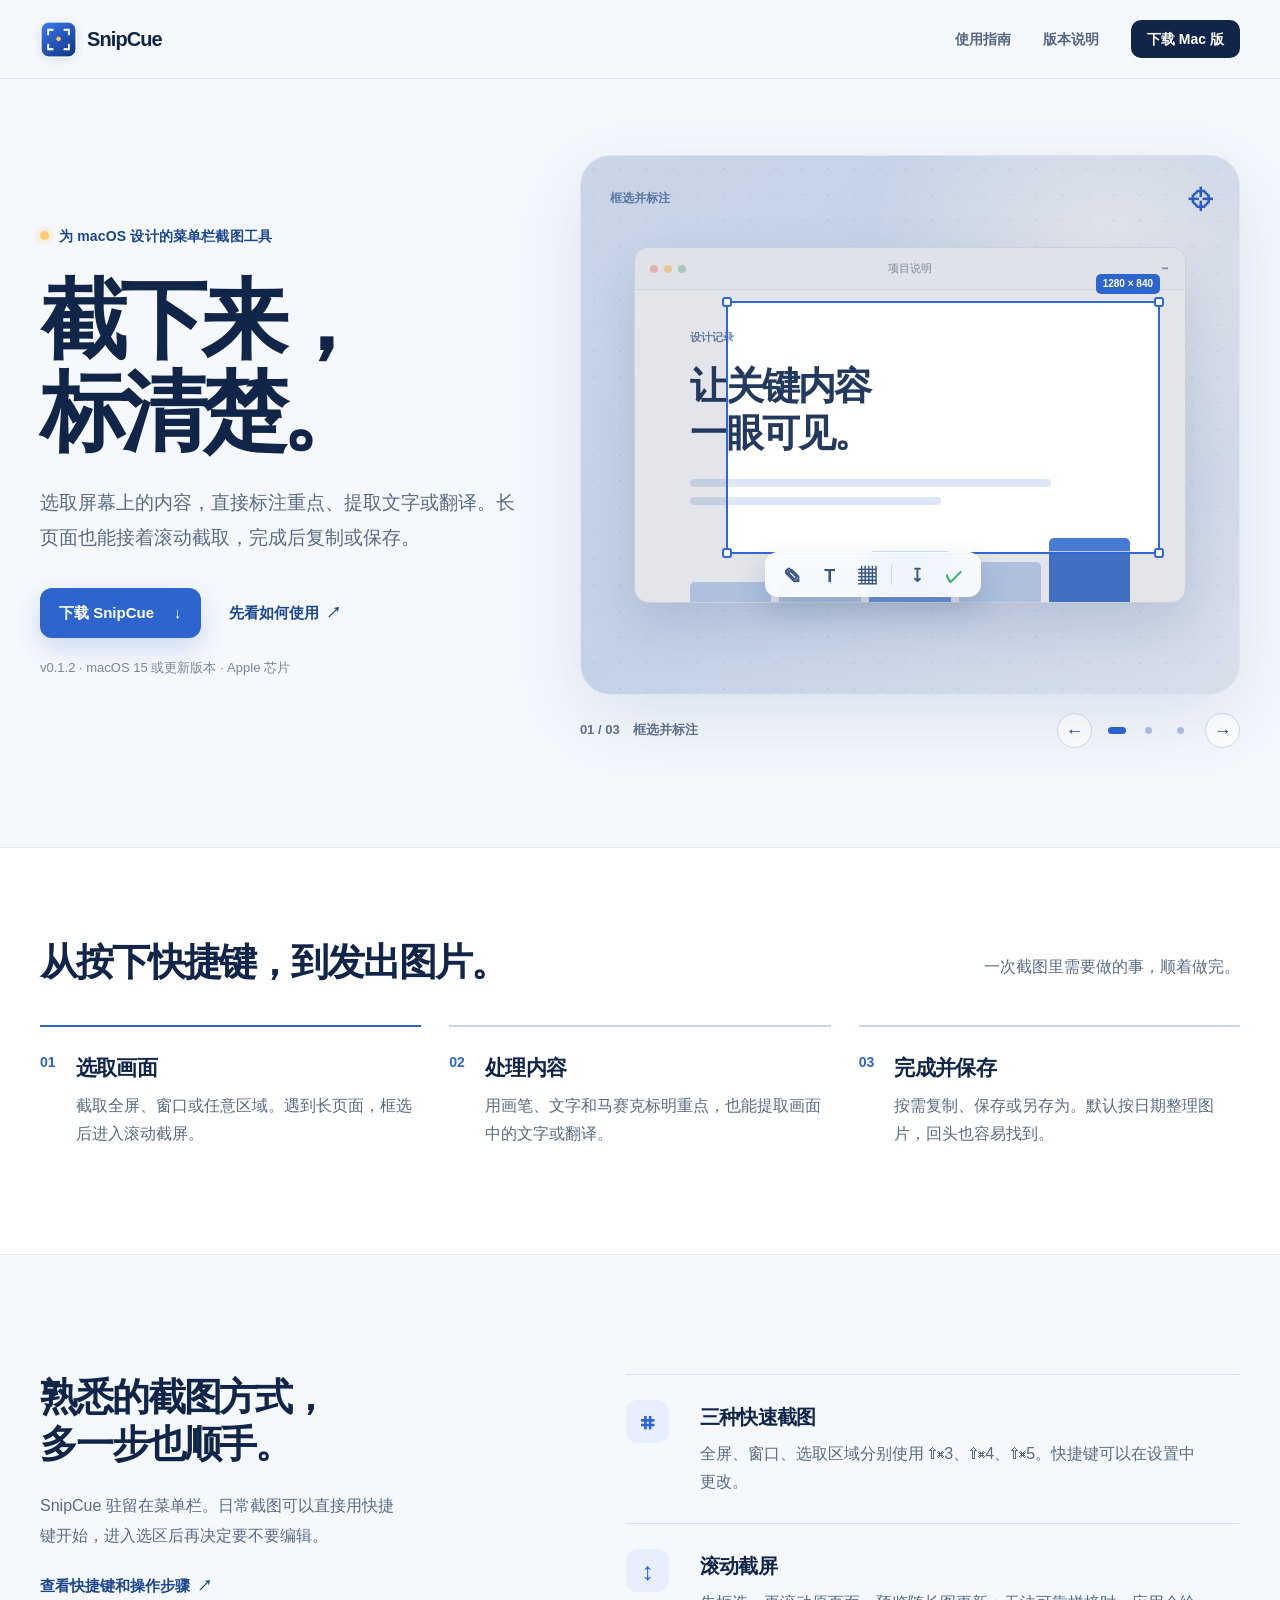
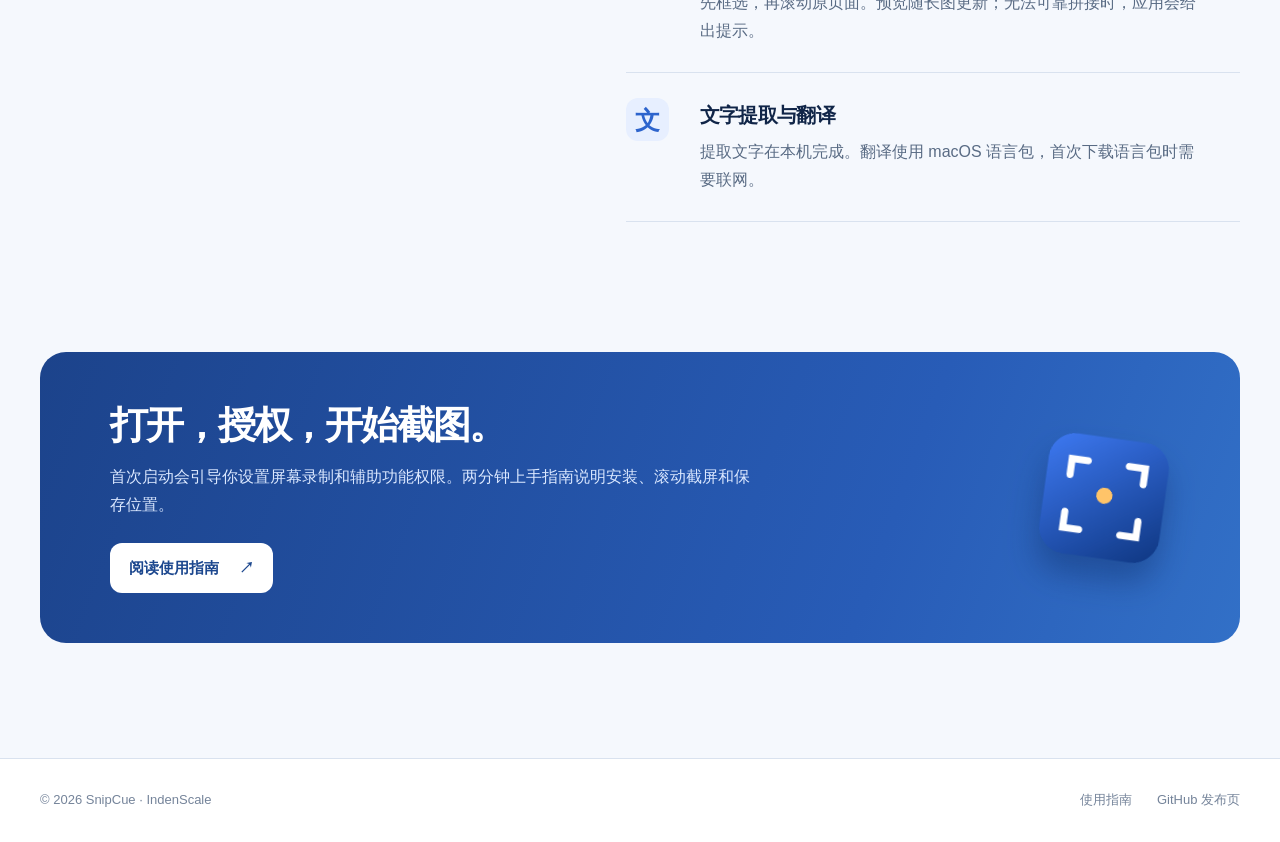
<file: index.html>
<!doctype html>
<html lang="zh-CN">
<head>
  <meta charset="utf-8">
  <meta name="viewport" content="width=device-width, initial-scale=1">
  <meta name="theme-color" content="#f5f8fd">
  <meta name="description" content="SnipCue 是一款 macOS 菜单栏截图工具。截取区域、窗口、全屏和滚动内容，直接标注、提取文字、翻译并保存。">
  <meta property="og:title" content="SnipCue — 截下来，标清楚">
  <meta property="og:description" content="一款顺手的 Mac 截图工具：滚动截屏、标注、文字提取和翻译，都在截图之后接着完成。">
  <meta property="og:type" content="website">
  <meta property="og:image" content="assets/icon.png">
  <link rel="icon" href="assets/icon.png" type="image/png">
  <link rel="stylesheet" href="styles.css">
  <script src="carousel.js" defer></script>
  <title>SnipCue — 截下来，标清楚</title>
</head>
<body>
  <a class="skip-link" href="#main">跳到主要内容</a>
  <header class="site-header">
    <div class="shell nav-inner">
      <a class="brand" href="./" aria-label="SnipCue 首页"><img src="assets/icon.png" alt="" width="37" height="37"><span>SnipCue</span></a>
      <nav aria-label="主导航">
        <a href="guide.html">使用指南</a>
        <a href="https://github.com/IndenScale/SnipCue/releases/tag/v0.1.2">版本说明</a>
        <a class="nav-download" href="https://github.com/IndenScale/SnipCue/releases/download/v0.1.2/SnipCue-0.1.2-macos-arm64.dmg">下载 Mac 版</a>
      </nav>
    </div>
  </header>

  <main id="main">
    <section class="hero shell" aria-labelledby="hero-title">
      <div class="hero-copy">
        <p class="intro-line"><span class="intro-mark" aria-hidden="true"></span> 为 macOS 设计的菜单栏截图工具</p>
        <h1 id="hero-title">截下来，<br>标清楚。</h1>
        <p class="hero-lead">选取屏幕上的内容，直接标注重点、提取文字或翻译。长页面也能接着滚动截取，完成后复制或保存。</p>
        <div class="hero-actions">
          <a class="button button-primary" href="https://github.com/IndenScale/SnipCue/releases/download/v0.1.2/SnipCue-0.1.2-macos-arm64.dmg">下载 SnipCue <span aria-hidden="true">↓</span></a>
          <a class="text-link" href="guide.html">先看如何使用 <span aria-hidden="true">↗</span></a>
        </div>
        <p class="system-note">v0.1.2 · macOS 15 或更新版本 · Apple 芯片</p>
      </div>
      <div class="hero-showcase" aria-label="SnipCue 操作示意轮播" aria-roledescription="轮播图">
        <div class="showcase-stage" id="showcase-stage">
          <div class="hero-visual showcase-slide" role="group" aria-roledescription="幻灯片" aria-label="第 1 张，共 3 张：框选并标注">
            <div class="visual-topline"><span>框选并标注</span><span class="visual-cursor">⌖</span></div>
            <div class="sample-window" aria-hidden="true">
              <div class="sample-titlebar"><span class="window-dots"><i></i><i></i><i></i></span><span>项目说明</span><span class="window-control">⋯</span></div>
              <div class="sample-document">
                <div class="sample-kicker">设计记录</div>
                <div class="sample-heading">让关键内容<br>一眼可见。</div>
                <div class="sample-paragraph"></div><div class="sample-paragraph short"></div>
                <div class="sample-chart"><span></span><span></span><span></span><span></span><span></span></div>
              </div>
            </div>
            <div class="capture-rect" aria-hidden="true"><span class="handle nw"></span><span class="handle ne"></span><span class="handle sw"></span><span class="handle se"></span><span class="capture-size">1280 × 840</span></div>
            <div class="capture-toolbar" aria-hidden="true"><span class="tool-icon">✎</span><span class="tool-icon">T</span><span class="tool-icon">▦</span><span class="tool-divider"></span><span class="tool-icon">↧</span><span class="tool-icon confirm">✓</span></div>
          </div>
          <div class="hero-visual showcase-slide scroll-slide" role="group" aria-roledescription="幻灯片" aria-label="第 2 张，共 3 张：滚动截取长页面" hidden>
            <div class="visual-topline"><span>滚动截取长页面</span><span class="visual-cursor">↕</span></div>
            <div class="sample-window scroll-window" aria-hidden="true">
              <div class="sample-titlebar"><span class="window-dots"><i></i><i></i><i></i></span><span>阅读页面</span><span class="window-control">⋯</span></div>
              <div class="scroll-document">
                <span class="scroll-eyebrow">阅读笔记 · 2026</span>
                <strong>一页内容，<br>完整留下。</strong>
                <span class="scroll-line wide"></span><span class="scroll-line"></span><span class="scroll-line short"></span>
                <span class="scroll-block"></span>
                <span class="scroll-line wide"></span><span class="scroll-line"></span><span class="scroll-line short"></span>
                <span class="scroll-block second"></span>
              </div>
              <div class="scroll-selection"></div>
            </div>
            <div class="scroll-preview" aria-hidden="true"><span class="preview-label">滚动截屏</span><div class="preview-page"><i></i><i></i><i></i><b></b><i></i><i></i><i></i><b></b></div><span class="preview-down">↓</span></div>
          </div>
          <div class="hero-visual showcase-slide text-slide" role="group" aria-roledescription="幻灯片" aria-label="第 3 张，共 3 张：提取文字与翻译" hidden>
            <div class="visual-topline"><span>提取文字与翻译</span><span class="visual-cursor">文</span></div>
            <div class="sample-window text-window" aria-hidden="true">
              <div class="sample-titlebar"><span class="window-dots"><i></i><i></i><i></i></span><span>旅行计划</span><span class="window-control">⋯</span></div>
              <div class="text-document"><span>在截图里找到文字</span><strong>把看到的，<br>变成可用的。</strong><p>旅行不必赶路，沿途的风景也值得停下来。</p><div class="text-highlight">沿途的风景也值得停下来。</div></div>
            </div>
            <div class="text-result" aria-hidden="true"><span class="result-badge">文字提取</span><strong>沿途的风景也值得停下来。</strong><span class="result-divider"></span><span class="result-badge translation">翻译</span><p>The scenery along the way is worth pausing for.</p></div>
          </div>
        </div>
        <div class="showcase-nav" hidden>
          <span class="showcase-caption" aria-live="polite">01 / 03　框选并标注</span>
          <div class="showcase-controls">
            <button class="showcase-arrow" type="button" data-direction="-1" aria-label="上一张" aria-controls="showcase-stage">←</button>
            <div class="showcase-dots" role="group" aria-label="选择展示画面">
              <button type="button" data-slide="0" aria-label="查看框选并标注" aria-current="true" aria-controls="showcase-stage"></button>
              <button type="button" data-slide="1" aria-label="查看滚动截屏" aria-controls="showcase-stage"></button>
              <button type="button" data-slide="2" aria-label="查看文字提取与翻译" aria-controls="showcase-stage"></button>
            </div>
            <button class="showcase-arrow" type="button" data-direction="1" aria-label="下一张" aria-controls="showcase-stage">→</button>
          </div>
        </div>
      </div>
    </section>

    <section class="flow-section" aria-labelledby="flow-title">
      <div class="shell">
        <div class="section-heading"><h2 id="flow-title">从按下快捷键，到发出图片。</h2><p>一次截图里需要做的事，顺着做完。</p></div>
        <div class="flow-grid">
          <article class="flow-step"><span class="step-no">01</span><div><h3>选取画面</h3><p>截取全屏、窗口或任意区域。遇到长页面，框选后进入滚动截屏。</p></div></article>
          <article class="flow-step"><span class="step-no">02</span><div><h3>处理内容</h3><p>用画笔、文字和马赛克标明重点，也能提取画面中的文字或翻译。</p></div></article>
          <article class="flow-step"><span class="step-no">03</span><div><h3>完成并保存</h3><p>按需复制、保存或另存为。默认按日期整理图片，回头也容易找到。</p></div></article>
        </div>
      </div>
    </section>

    <section class="details-section shell" aria-labelledby="details-title">
      <div class="details-intro"><h2 id="details-title">熟悉的截图方式，<br>多一步也顺手。</h2><p>SnipCue 驻留在菜单栏。日常截图可以直接用快捷键开始，进入选区后再决定要不要编辑。</p><a class="text-link" href="guide.html#capture">查看快捷键和操作步骤 <span aria-hidden="true">↗</span></a></div>
      <div class="detail-list">
        <div class="detail-item"><span class="detail-glyph" aria-hidden="true">⌗</span><div><h3>三种快速截图</h3><p>全屏、窗口、选取区域分别使用 ⇧⌘3、⇧⌘4、⇧⌘5。快捷键可以在设置中更改。</p></div></div>
        <div class="detail-item"><span class="detail-glyph" aria-hidden="true">↕</span><div><h3>滚动截屏</h3><p>先框选，再滚动原页面。预览随长图更新；无法可靠拼接时，应用会给出提示。</p></div></div>
        <div class="detail-item"><span class="detail-glyph" aria-hidden="true">文</span><div><h3>文字提取与翻译</h3><p>提取文字在本机完成。翻译使用 macOS 语言包，首次下载语言包时需要联网。</p></div></div>
      </div>
    </section>

    <section class="ready-section shell" aria-labelledby="ready-title">
      <div><h2 id="ready-title">打开，授权，开始截图。</h2><p>首次启动会引导你设置屏幕录制和辅助功能权限。两分钟上手指南说明安装、滚动截屏和保存位置。</p><a class="button button-light" href="guide.html">阅读使用指南 <span aria-hidden="true">↗</span></a></div>
      <div class="ready-icon" aria-hidden="true"><img src="assets/icon.png" alt="" width="132" height="132"></div>
    </section>

  </main>

  <footer class="site-footer"><div class="shell footer-inner"><span>© 2026 SnipCue · IndenScale</span><div><a href="guide.html">使用指南</a><a href="https://github.com/IndenScale/SnipCue/releases">GitHub 发布页</a></div></div></footer>
</body>
</html>
</file>
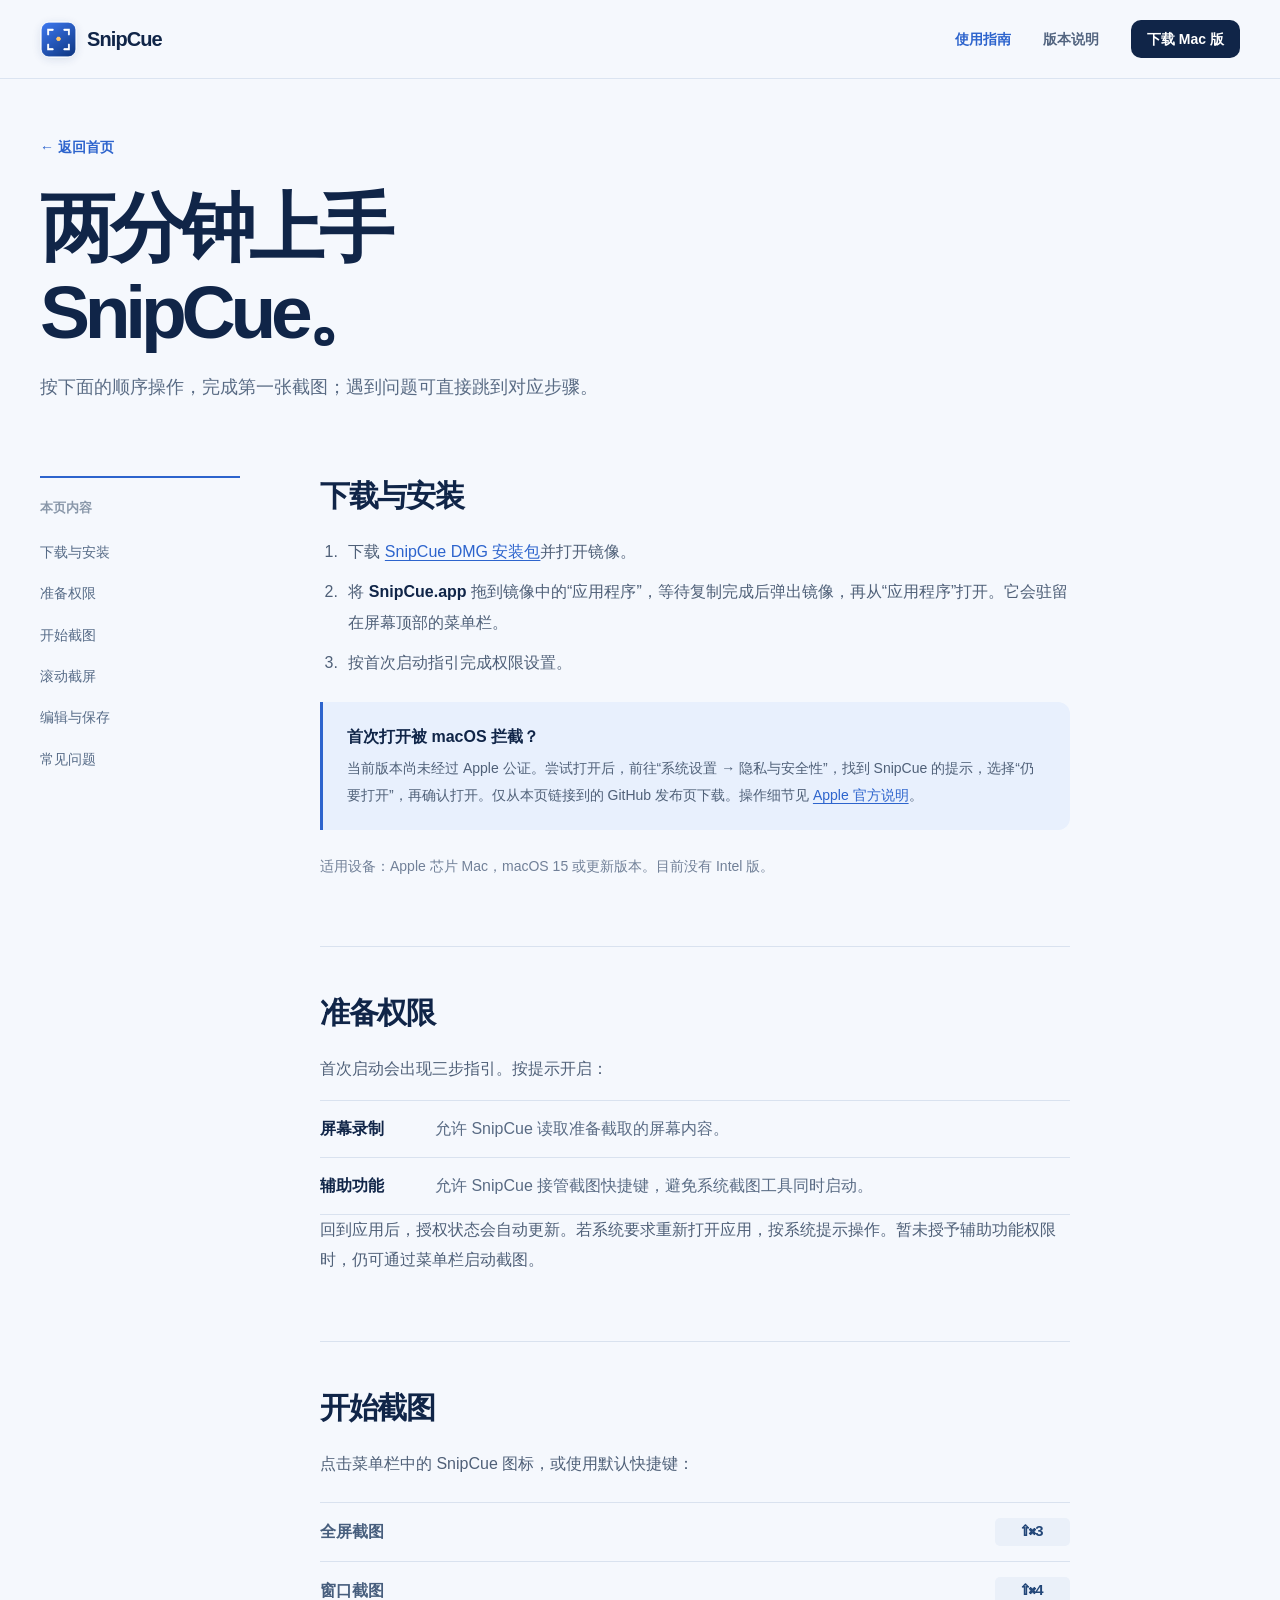
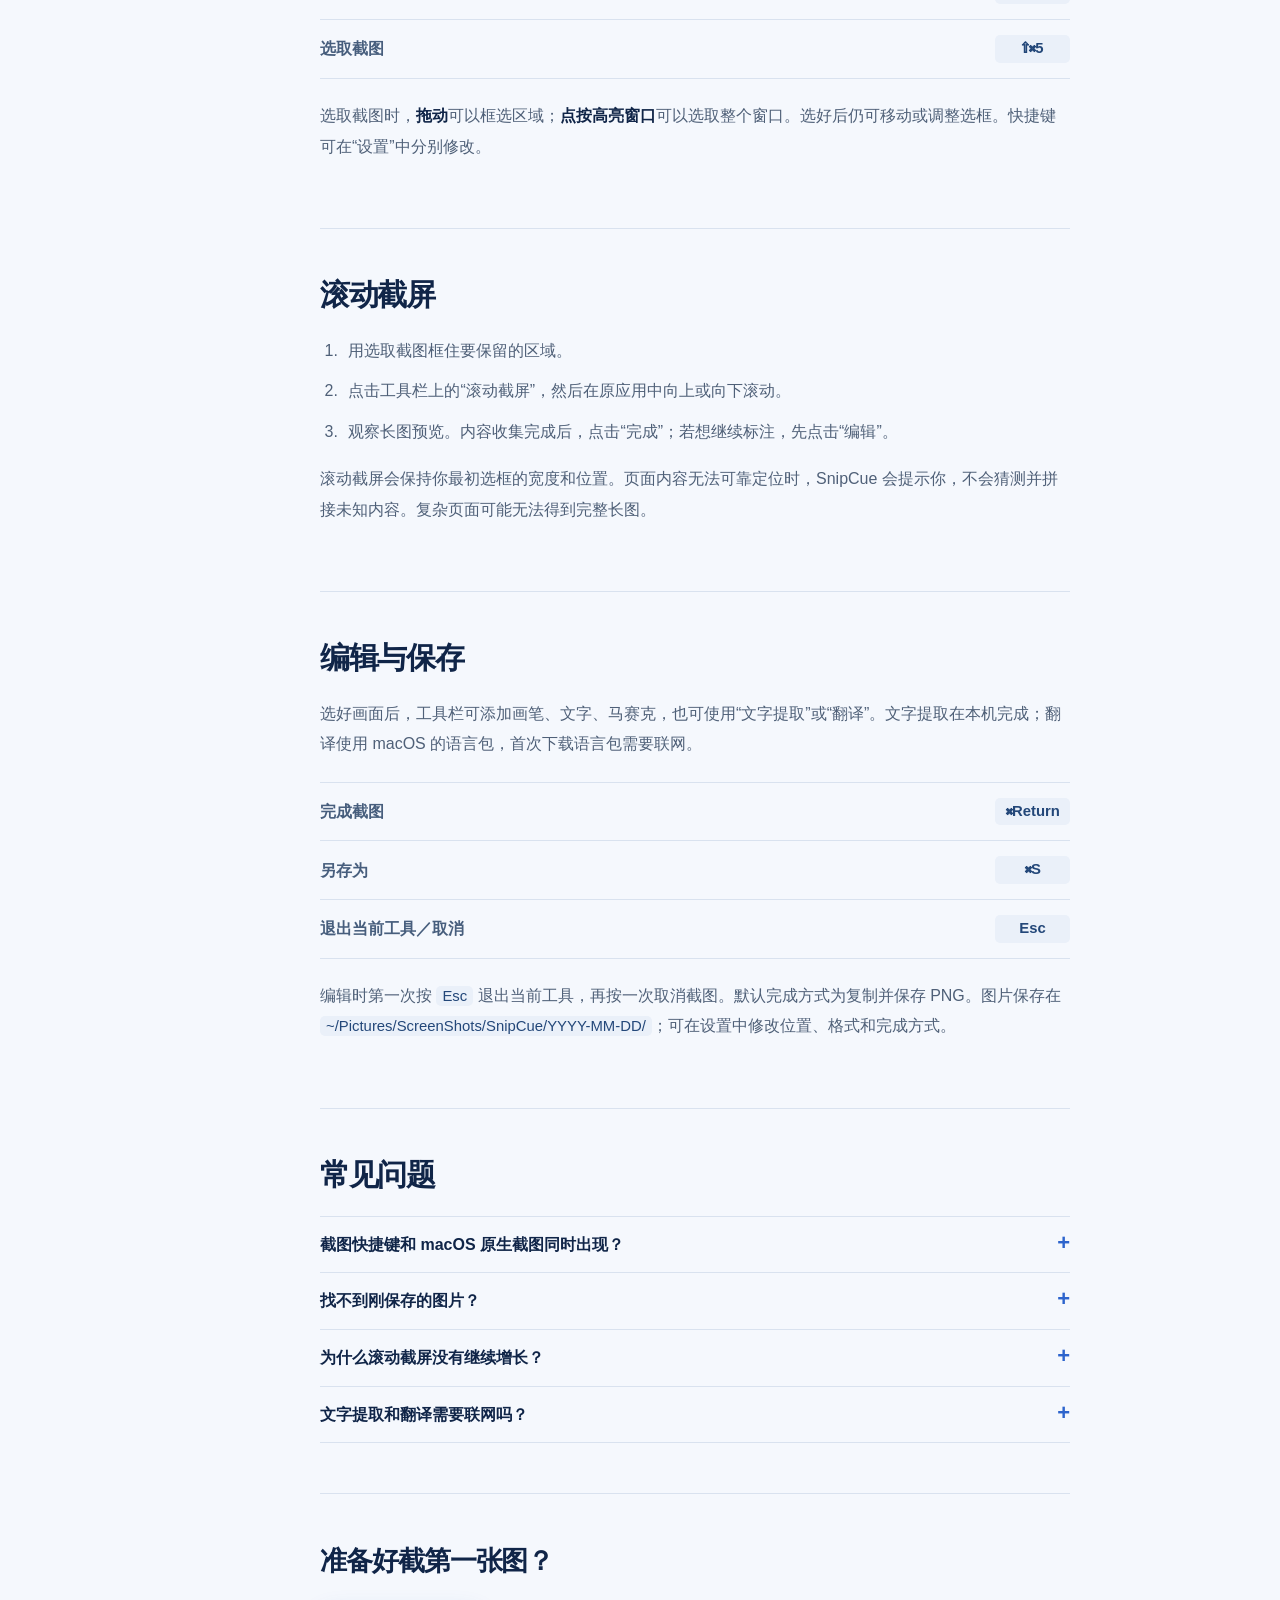
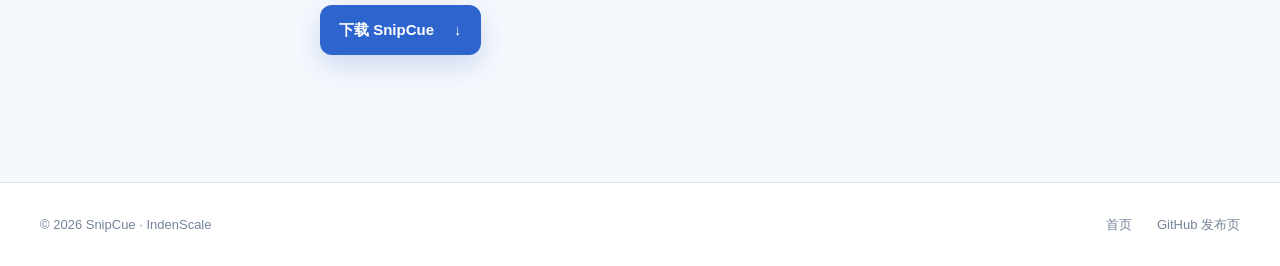
<file: guide.html>
<!doctype html>
<html lang="zh-CN">
<head>
  <meta charset="utf-8">
  <meta name="viewport" content="width=device-width, initial-scale=1">
  <meta name="theme-color" content="#f5f8fd">
  <meta name="description" content="SnipCue 使用指南：安装与授权、三种截图方式、滚动截屏、标注、文字提取、翻译及保存。">
  <link rel="icon" href="assets/icon.png" type="image/png">
  <link rel="stylesheet" href="styles.css">
  <title>使用指南 — SnipCue</title>
</head>
<body class="guide-page">
  <a class="skip-link" href="#main">跳到主要内容</a>
  <header class="site-header"><div class="shell nav-inner"><a class="brand" href="./" aria-label="SnipCue 首页"><img src="assets/icon.png" alt="" width="37" height="37"><span>SnipCue</span></a><nav aria-label="主导航"><a class="current" href="guide.html" aria-current="page">使用指南</a><a href="https://github.com/IndenScale/SnipCue/releases/tag/v0.1.2">版本说明</a><a class="nav-download" href="https://github.com/IndenScale/SnipCue/releases/download/v0.1.2/SnipCue-0.1.2-macos-arm64.dmg">下载 Mac 版</a></nav></div></header>
  <main id="main" class="shell guide-main">
    <div class="guide-heading"><a class="back-link" href="./">← 返回首页</a><h1>两分钟上手<br>SnipCue。</h1><p>按下面的顺序操作，完成第一张截图；遇到问题可直接跳到对应步骤。</p></div>
    <div class="guide-layout">
      <aside class="guide-toc" aria-label="本页目录"><p>本页内容</p><a href="#install">下载与安装</a><a href="#permissions">准备权限</a><a href="#capture">开始截图</a><a href="#scroll">滚动截屏</a><a href="#finish">编辑与保存</a><a href="#questions">常见问题</a></aside>
      <div class="guide-content">
        <section id="install" class="guide-section"><h2>下载与安装</h2><ol><li>下载 <a href="https://github.com/IndenScale/SnipCue/releases/download/v0.1.2/SnipCue-0.1.2-macos-arm64.dmg">SnipCue DMG 安装包</a>并打开镜像。</li><li>将 <strong>SnipCue.app</strong> 拖到镜像中的“应用程序”，等待复制完成后弹出镜像，再从“应用程序”打开。它会驻留在屏幕顶部的菜单栏。</li><li>按首次启动指引完成权限设置。</li></ol><div class="guide-callout"><strong>首次打开被 macOS 拦截？</strong><p>当前版本尚未经过 Apple 公证。尝试打开后，前往“系统设置 → 隐私与安全性”，找到 SnipCue 的提示，选择“仍要打开”，再确认打开。仅从本页链接到的 GitHub 发布页下载。操作细节见 <a href="https://support.apple.com/zh-cn/102445">Apple 官方说明</a>。</p></div><p class="guide-subnote">适用设备：Apple 芯片 Mac，macOS 15 或更新版本。目前没有 Intel 版。</p></section>
        <section id="permissions" class="guide-section"><h2>准备权限</h2><p>首次启动会出现三步指引。按提示开启：</p><div class="permission-row"><strong>屏幕录制</strong><span>允许 SnipCue 读取准备截取的屏幕内容。</span></div><div class="permission-row"><strong>辅助功能</strong><span>允许 SnipCue 接管截图快捷键，避免系统截图工具同时启动。</span></div><p>回到应用后，授权状态会自动更新。若系统要求重新打开应用，按系统提示操作。暂未授予辅助功能权限时，仍可通过菜单栏启动截图。</p></section>
        <section id="capture" class="guide-section"><h2>开始截图</h2><p>点击菜单栏中的 SnipCue 图标，或使用默认快捷键：</p><div class="shortcut-list"><div><span>全屏截图</span><kbd>⇧⌘3</kbd></div><div><span>窗口截图</span><kbd>⇧⌘4</kbd></div><div><span>选取截图</span><kbd>⇧⌘5</kbd></div></div><p>选取截图时，<strong>拖动</strong>可以框选区域；<strong>点按高亮窗口</strong>可以选取整个窗口。选好后仍可移动或调整选框。快捷键可在“设置”中分别修改。</p></section>
        <section id="scroll" class="guide-section"><h2>滚动截屏</h2><ol><li>用选取截图框住要保留的区域。</li><li>点击工具栏上的“滚动截屏”，然后在原应用中向上或向下滚动。</li><li>观察长图预览。内容收集完成后，点击“完成”；若想继续标注，先点击“编辑”。</li></ol><p>滚动截屏会保持你最初选框的宽度和位置。页面内容无法可靠定位时，SnipCue 会提示你，不会猜测并拼接未知内容。复杂页面可能无法得到完整长图。</p></section>
        <section id="finish" class="guide-section"><h2>编辑与保存</h2><p>选好画面后，工具栏可添加画笔、文字、马赛克，也可使用“文字提取”或“翻译”。文字提取在本机完成；翻译使用 macOS 的语言包，首次下载语言包需要联网。</p><div class="shortcut-list"><div><span>完成截图</span><kbd>⌘Return</kbd></div><div><span>另存为</span><kbd>⌘S</kbd></div><div><span>退出当前工具／取消</span><kbd>Esc</kbd></div></div><p>编辑时第一次按 <kbd>Esc</kbd> 退出当前工具，再按一次取消截图。默认完成方式为复制并保存 PNG。图片保存在 <code>~/Pictures/ScreenShots/SnipCue/YYYY-MM-DD/</code>；可在设置中修改位置、格式和完成方式。</p></section>
        <section id="questions" class="guide-section"><h2>常见问题</h2><details><summary>截图快捷键和 macOS 原生截图同时出现？</summary><p>检查 SnipCue 的辅助功能权限是否已启用。授权后回到应用，状态会自动更新；必要时按系统提示重新打开应用。</p></details><details><summary>找不到刚保存的图片？</summary><p>在 SnipCue 设置中打开今日文件夹。默认会按本地日期放进 <code>~/Pictures/ScreenShots/SnipCue/</code> 的子文件夹。也请检查设置中的“完成后”动作是否包含保存。</p></details><details><summary>为什么滚动截屏没有继续增长？</summary><p>可能已回到捕获过的区域，或当前画面缺少可靠的位置线索。请留意屏幕提示，并尝试在内容稳定后继续滚动。</p></details><details><summary>文字提取和翻译需要联网吗？</summary><p>文字提取在本机完成。翻译可使用已下载的 macOS 语言包；首次下载新的语言包需要联网。</p></details></section>
        <div class="guide-end"><h2>准备好截第一张图？</h2><a class="button button-primary" href="https://github.com/IndenScale/SnipCue/releases/download/v0.1.2/SnipCue-0.1.2-macos-arm64.dmg">下载 SnipCue <span aria-hidden="true">↓</span></a></div>
      </div>
    </div>
  </main>
  <footer class="site-footer"><div class="shell footer-inner"><span>© 2026 SnipCue · IndenScale</span><div><a href="./">首页</a><a href="https://github.com/IndenScale/SnipCue/releases">GitHub 发布页</a></div></div></footer>
</body>
</html>
</file>
<file: styles.css>
:root{color-scheme:light;--paper:#f5f8fd;--white:#fff;--ink:#183056;--ink-strong:#102548;--muted:#596b84;--line:#d9e2ef;--blue:#2d64cd;--blue-dark:#1c478e;--blue-soft:#e7efff;--yellow:#ffca75;--shadow:0 24px 80px rgba(25,64,128,.12)}
*{box-sizing:border-box}
html{scroll-behavior:smooth}
body{margin:0;background:var(--paper);color:var(--ink);font-family:-apple-system,BlinkMacSystemFont,"SF Pro Text","PingFang SC","Hiragino Sans GB","Microsoft YaHei",sans-serif;font-size:16px;line-height:1.6;-webkit-font-smoothing:antialiased}
a{color:inherit;text-decoration:none}
a:hover{color:var(--blue)}
img{display:block;max-width:100%}
button,a{touch-action:manipulation}
:focus-visible{outline:3px solid #e9a94b;outline-offset:4px;border-radius:5px}
.skip-link{position:absolute;left:16px;top:-60px;z-index:20;padding:8px 12px;background:var(--ink);color:white}
.skip-link:focus{top:12px}
.shell{width:min(1220px,calc(100% - 80px));margin-inline:auto}
.site-header{position:relative;z-index:10;border-bottom:1px solid rgba(168,188,218,.34);background:rgba(245,248,253,.94);backdrop-filter:blur(18px)}
.nav-inner{height:78px;display:flex;align-items:center;justify-content:space-between;gap:24px}
.brand{display:inline-flex;align-items:center;gap:10px;color:var(--ink-strong);font-size:20px;font-weight:750;letter-spacing:-.045em;white-space:nowrap}
.brand img{border-radius:11px;box-shadow:0 2px 8px rgba(24,60,126,.12)}
.site-header nav{display:flex;align-items:center;gap:32px;font-size:14px;font-weight:600}
.site-header nav a:not(.nav-download){color:#536580}
.site-header nav a:hover,.site-header nav a.current{color:var(--blue)}
.site-header nav .nav-download{background:var(--ink-strong);color:white;padding:10px 16px;border-radius:10px;line-height:1.3;transition:background .2s ease,transform .2s ease}
.site-header nav .nav-download:hover{background:var(--blue);transform:translateY(-1px)}
.hero{display:grid;grid-template-columns:minmax(0,.85fr) minmax(0,1.15fr);align-items:center;gap:52px;padding-top:76px;padding-bottom:99px;min-height:720px}
.intro-line{display:flex;align-items:center;gap:10px;margin:0 0 27px;color:var(--blue-dark);font-size:14px;font-weight:650;letter-spacing:.012em}
.intro-mark{width:9px;height:9px;border-radius:50%;background:var(--yellow);box-shadow:0 0 0 5px #ffca7530}
h1,h2,h3,p{margin-top:0}
.hero h1{color:var(--ink-strong);font-size:clamp(64px,6.8vw,94px);font-weight:780;line-height:1.06;letter-spacing:-.075em;margin-bottom:28px}
.hero-lead{max-width:480px;color:var(--muted);font-size:19px;line-height:1.82;margin-bottom:32px}
.hero-actions{display:flex;align-items:center;gap:28px;flex-wrap:wrap}
.button{display:inline-flex;align-items:center;justify-content:center;gap:20px;min-height:50px;border-radius:12px;padding:11px 19px;font-size:15px;font-weight:700;line-height:1.35;transition:transform .2s ease,box-shadow .2s ease,background .2s ease;white-space:nowrap}
.button:hover{transform:translateY(-2px)}
.button-primary{background:var(--blue);color:white;box-shadow:0 10px 26px rgba(44,95,191,.20)}
.button-primary:hover{background:var(--blue-dark);color:white;box-shadow:0 15px 31px rgba(44,95,191,.22)}
.button-light{background:white;color:var(--blue-dark)}
.button-light:hover{background:#f2f6ff;color:var(--blue-dark)}
.text-link{display:inline-flex;gap:7px;align-items:center;color:var(--blue-dark);font-size:15px;font-weight:700}
.text-link:hover{text-decoration:underline;text-decoration-thickness:1.5px;text-underline-offset:5px}
.system-note{margin:20px 0 0;color:#77869a;font-size:13px}
.hero-visual{position:relative;min-height:540px;border:1px solid #dce6f4;border-radius:30px;background:radial-gradient(circle at 80% 20%,#fff 0,transparent 35%),linear-gradient(135deg,#e3edfd 0%,#dce9fa 45%,#f3f7ff 100%);overflow:hidden;box-shadow:var(--shadow)}
.hero-visual:before{content:"";position:absolute;inset:0;background-image:radial-gradient(#7a9acb 1px,transparent 1px);background-size:26px 26px;opacity:.14}
.visual-topline{position:absolute;top:23px;left:29px;right:27px;z-index:2;display:flex;justify-content:space-between;align-items:center;color:#607da9;font-size:12px;font-weight:630}
.visual-cursor{font-size:25px;color:var(--blue)}
.sample-window{position:absolute;top:17%;left:8%;width:84%;height:66%;overflow:hidden;background:#fff;border:1px solid rgba(59,93,145,.14);border-radius:15px;box-shadow:0 22px 54px rgba(29,61,117,.15)}
.sample-titlebar{height:42px;display:grid;grid-template-columns:1fr 1fr 1fr;align-items:center;border-bottom:1px solid #e7edf5;background:#fbfcff;color:#8793a5;font-size:11px;text-align:center}
.window-dots{display:flex;gap:6px;margin-left:15px}.window-dots i{width:8px;height:8px;border-radius:50%;background:#d9e1ee}.window-dots i:first-child{background:#ffc2bb}.window-dots i:nth-child(2){background:#ffdd9f}.window-dots i:last-child{background:#bbdfc8}.window-control{justify-self:end;margin-right:17px;font-weight:800}
.sample-document{padding:39px 10% 0}.sample-kicker{color:#6c83a7;font-size:11px;font-weight:750}.sample-heading{margin-top:16px;margin-bottom:22px;color:#233a5e;font-size:clamp(28px,3vw,45px);line-height:1.22;font-weight:760;letter-spacing:-.05em}.sample-paragraph{height:8px;width:82%;margin-bottom:10px;border-radius:10px;background:#dce6f4}.sample-paragraph.short{width:57%}.sample-chart{display:flex;align-items:end;gap:8px;height:85px;margin-top:26px}.sample-chart span{width:19%;border-radius:5px 5px 0 0;background:#c3d5f1}.sample-chart span:first-child{height:40%}.sample-chart span:nth-child(2){height:55%}.sample-chart span:nth-child(3){height:76%;background:#79a2e8}.sample-chart span:nth-child(4){height:63%}.sample-chart span:last-child{height:92%;background:#467ad3}
.capture-rect{position:absolute;z-index:3;top:27%;left:22%;width:66%;height:47%;border:2px solid #2f68d4;border-radius:3px;box-shadow:0 0 0 200px rgba(25,46,82,.12),0 0 0 1px rgba(255,255,255,.65) inset}.handle{position:absolute;width:10px;height:10px;background:white;border:2px solid #2f68d4;border-radius:3px}.nw{left:-6px;top:-6px}.ne{right:-6px;top:-6px}.sw{left:-6px;bottom:-6px}.se{right:-6px;bottom:-6px}.capture-size{position:absolute;top:-29px;right:-2px;padding:2px 7px;border-radius:5px;background:var(--blue);color:white;font-size:10px;font-weight:650;white-space:nowrap}
.capture-toolbar{position:absolute;z-index:4;left:28%;bottom:18%;display:flex;align-items:center;gap:12px;padding:9px 14px;border:1px solid rgba(255,255,255,.7);border-radius:13px;background:rgba(250,253,255,.93);box-shadow:0 12px 30px rgba(22,54,106,.19);backdrop-filter:blur(14px)}.tool-icon{display:grid;place-items:center;width:25px;height:25px;color:#36547e;font-size:18px;font-weight:650}.tool-divider{height:20px;border-left:1px solid #ced9e9}.tool-icon.confirm{color:#32a66c}
.hero-showcase{min-width:0}.showcase-stage{position:relative;height:540px}.showcase-slide{position:absolute;inset:0;min-height:0;height:100%}.showcase-slide[hidden],.showcase-nav[hidden]{display:none}.showcase-nav{display:flex;align-items:center;justify-content:space-between;gap:20px;margin-top:18px;color:#60718a}.showcase-caption{font-size:13px;font-weight:650;font-variant-numeric:tabular-nums}.showcase-controls{display:flex;align-items:center;gap:11px}.showcase-arrow{display:grid;place-items:center;width:35px;height:35px;border:1px solid #d0dceb;border-radius:50%;background:white;color:var(--blue-dark);font-size:18px;line-height:1;cursor:pointer;transition:background .18s ease,border-color .18s ease,transform .18s ease}.showcase-arrow:hover{background:var(--blue-soft);border-color:#a5bfe9;transform:translateY(-1px)}.showcase-dots{display:flex;align-items:center;gap:5px}.showcase-dots button{display:grid;place-items:center;width:27px;height:35px;padding:0;border:0;background:transparent;cursor:pointer}.showcase-dots button:before{content:"";width:7px;height:7px;border-radius:50%;background:#afc2dd;transition:width .18s ease,background .18s ease}.showcase-dots button[aria-current="true"]:before{width:18px;border-radius:8px;background:var(--blue)}
.scroll-window{left:11%;width:68%;height:68%}.scroll-document{padding:26px 11%;color:#273d5f}.scroll-eyebrow{display:block;color:#7590b4;font-size:11px;font-weight:750}.scroll-document strong{display:block;margin:13px 0 21px;font-size:clamp(24px,2.6vw,38px);line-height:1.24;letter-spacing:-.05em}.scroll-line{display:block;width:78%;height:8px;margin:10px 0;border-radius:8px;background:#dce6f5}.scroll-line.wide{width:93%}.scroll-line.short{width:55%}.scroll-block{display:block;width:82%;height:64px;margin:22px 0;background:linear-gradient(110deg,#b9d0f2,#e8f0fc);border-radius:8px}.scroll-block.second{background:linear-gradient(110deg,#dee9f8,#90b6eb)}.scroll-selection{position:absolute;inset:48px 12px 10px;border:2px solid var(--blue);border-radius:4px;box-shadow:0 0 0 100px rgba(24,46,80,.06)}.scroll-preview{position:absolute;z-index:2;top:23%;right:9%;width:27%;height:65%;padding:14px 14px 16px;border:1px solid #ceddf1;border-radius:14px;background:rgba(255,255,255,.97);box-shadow:0 20px 45px rgba(20,55,110,.18)}.preview-label{display:block;color:#5578ae;font-size:11px;font-weight:750}.preview-page{height:82%;margin-top:11px;padding:17px 13px;border-radius:7px;background:#f5f8fd;overflow:hidden}.preview-page i{display:block;width:83%;height:5px;margin-bottom:11px;border-radius:5px;background:#c8d8ee}.preview-page i:nth-child(3n){width:57%}.preview-page b{display:block;width:78%;height:30px;margin:14px 0;border-radius:5px;background:#9ebeed}.preview-down{position:absolute;right:23px;bottom:12px;color:var(--blue);font-size:22px;font-weight:750}
.text-window{left:9%;width:82%;height:64%}.text-document{padding:38px 10%;color:#253a5d}.text-document>span{color:#6f88ab;font-size:11px;font-weight:750}.text-document strong{display:block;margin:14px 0 19px;font-size:clamp(27px,2.8vw,42px);line-height:1.22;letter-spacing:-.05em}.text-document p{max-width:390px;color:#607391;font-size:13px}.text-highlight{display:inline-block;padding:3px 5px;margin-left:-5px;background:#d7e6ff;color:#274e8d;font-size:13px;font-weight:650}.text-result{position:absolute;z-index:2;left:29%;right:7%;bottom:10%;padding:19px 23px 17px;border:1px solid #d9e4f3;border-radius:14px;background:rgba(255,255,255,.97);box-shadow:0 20px 48px rgba(20,55,110,.19)}.result-badge{display:block;color:#3568b9;font-size:11px;font-weight:750}.text-result strong{display:block;margin-top:5px;color:#263e61;font-size:16px}.result-divider{display:block;height:1px;margin:13px 0 9px;background:#e1e9f4}.result-badge.translation{color:#7187a4}.text-result p{margin:4px 0 0;color:#4e6689;font-size:13px;line-height:1.5}
.flow-section{background:#fff;border-block:1px solid #e3eaf4;padding:91px 0 106px}.section-heading{display:flex;align-items:end;justify-content:space-between;gap:30px;margin-bottom:39px}.section-heading h2,.details-intro h2,.ready-section h2{color:var(--ink-strong);font-size:clamp(31px,3vw,44px);line-height:1.22;letter-spacing:-.055em;font-weight:750;margin-bottom:0}.section-heading p{color:var(--muted);margin:0 0 6px}.flow-grid{display:grid;grid-template-columns:repeat(3,1fr);gap:28px}.flow-step{display:flex;gap:20px;padding-top:24px;border-top:2px solid #c8d7eb}.flow-step:first-child{border-color:var(--blue)}.step-no{color:var(--blue);font-size:14px;font-weight:750;font-variant-numeric:tabular-nums}.flow-step h3{color:var(--ink-strong);font-size:21px;letter-spacing:-.03em;margin-bottom:8px}.flow-step p{color:var(--muted);line-height:1.75;margin:0}
.details-section{display:grid;grid-template-columns:minmax(0,.85fr) minmax(0,1.15fr);gap:11%;padding-top:119px;padding-bottom:130px}.details-intro p{max-width:365px;margin:23px 0;color:var(--muted);line-height:1.85}.detail-list{border-top:1px solid var(--line)}.detail-item{display:grid;grid-template-columns:56px 1fr;gap:18px;padding:25px 0 27px;border-bottom:1px solid var(--line)}.detail-glyph{display:grid;place-items:center;width:43px;height:43px;border-radius:12px;background:var(--blue-soft);color:var(--blue);font-size:25px;font-weight:650}.detail-item h3{color:var(--ink-strong);font-size:20px;letter-spacing:-.035em;margin:1px 0 7px}.detail-item p{max-width:510px;color:var(--muted);margin:0;line-height:1.75}
.ready-section{display:flex;justify-content:space-between;align-items:center;gap:35px;min-height:285px;margin-bottom:115px;padding:50px 70px;border-radius:26px;background:linear-gradient(110deg,#1c438b,#285cb7 70%,#3270c7);color:white;overflow:hidden}.ready-section h2{color:white}.ready-section p{max-width:650px;color:#dbe8ff;margin:14px 0 24px;line-height:1.75}.ready-icon{flex:none;transform:rotate(8deg);filter:drop-shadow(0 20px 16px rgba(7,31,83,.35))}.ready-icon img{border-radius:30px}
.site-footer{border-top:1px solid var(--line);background:#fff}.footer-inner{min-height:83px;display:flex;align-items:center;justify-content:space-between;gap:25px;color:#75849a;font-size:13px}.footer-inner div{display:flex;gap:25px}.footer-inner a:hover{color:var(--blue)}

.guide-main{padding-top:55px;padding-bottom:115px}.back-link{color:var(--blue);font-size:14px;font-weight:650}.guide-heading h1{max-width:760px;margin:26px 0 18px;color:var(--ink-strong);font-size:clamp(48px,6vw,75px);line-height:1.12;letter-spacing:-.07em}.guide-heading>p{max-width:630px;margin:0;color:var(--muted);font-size:18px;line-height:1.75}.guide-layout{display:grid;grid-template-columns:200px minmax(0,750px);gap:80px;align-items:start;margin-top:73px}.guide-toc{position:sticky;top:28px;display:flex;flex-direction:column;gap:3px;padding:20px 0;border-top:2px solid var(--blue)}.guide-toc p{color:#8a98aa;font-size:13px;font-weight:650;margin:0 0 11px}.guide-toc a{padding:8px 0;color:#566b87;font-size:14px}.guide-toc a:hover{color:var(--blue)}.guide-section{scroll-margin-top:35px;padding:0 0 50px;margin-bottom:46px;border-bottom:1px solid var(--line)}.guide-section h2{color:var(--ink-strong);font-size:30px;letter-spacing:-.045em;line-height:1.3;margin:0 0 22px}.guide-section p,.guide-section li{color:#4f6078;font-size:16px;line-height:1.9}.guide-section p{margin-bottom:16px}.guide-section ol{padding-left:1.4em;margin:0 0 17px}.guide-section li{padding-left:6px;margin-bottom:10px}.guide-section strong{color:var(--ink-strong)}.guide-section a:not(.button){color:var(--blue);text-decoration:underline;text-underline-offset:3px}.guide-section code,.guide-section kbd{background:#eaf0f9;padding:2px 6px;border-radius:5px;color:#234779;font-family:inherit;font-size:.93em;word-break:break-word}.guide-callout{margin:23px 0;padding:22px 24px;background:#e8f0fd;border-left:3px solid var(--blue);border-radius:0 12px 12px 0}.guide-callout strong{display:block;margin-bottom:6px}.guide-callout p{margin:0;font-size:14px}.guide-section .guide-subnote{font-size:14px;color:#718098}.permission-row,.shortcut-list>div{display:flex;align-items:center;justify-content:space-between;gap:20px;padding:15px 0;border-top:1px solid var(--line)}.permission-row:last-of-type,.shortcut-list>div:last-child{border-bottom:1px solid var(--line)}.permission-row strong{flex:0 0 95px}.permission-row span{color:var(--muted);flex:1}.shortcut-list{margin:22px 0}.shortcut-list>div span{color:#475e7d;font-weight:600}.shortcut-list kbd{flex:none;min-width:75px;text-align:center;font-weight:650}.guide-section details{border-top:1px solid var(--line);padding:15px 0}.guide-section details:last-child{border-bottom:1px solid var(--line)}.guide-section summary{cursor:pointer;color:var(--ink-strong);font-weight:650;list-style:none;padding-right:20px;position:relative}.guide-section summary::-webkit-details-marker{display:none}.guide-section summary:after{content:"+";position:absolute;right:0;font-size:22px;line-height:1;color:var(--blue)}.guide-section details[open] summary:after{content:"−"}.guide-section details p{font-size:15px;margin:11px 25px 0 0}.guide-end{padding:0 0 12px}.guide-end h2{color:var(--ink-strong);font-size:27px;letter-spacing:-.04em;margin-bottom:22px}
@media(max-width:980px){.shell{width:min(100% - 50px,800px)}.hero{grid-template-columns:1fr;gap:53px;padding-top:71px;padding-bottom:80px}.hero-copy{max-width:690px}.hero h1{font-size:clamp(60px,9vw,86px)}.hero-visual{min-height:510px}.details-section{grid-template-columns:1fr;gap:45px;padding-top:90px;padding-bottom:95px}.details-intro p{max-width:600px}.flow-grid{gap:15px}.flow-step{gap:13px}.ready-section{padding:42px 48px}.guide-layout{gap:50px;grid-template-columns:170px minmax(0,1fr)}}
@media(max-width:650px){.shell{width:calc(100% - 36px)}.nav-inner{height:67px}.brand{font-size:18px}.brand img{width:32px;height:32px}.site-header nav{gap:10px}.site-header nav a:not(.nav-download){display:none}.site-header nav .nav-download{font-size:12px;padding:9px 11px}.hero{padding-top:53px;gap:41px;padding-bottom:72px;min-height:0}.intro-line{font-size:12px;margin-bottom:21px}.hero h1{font-size:clamp(57px,14vw,75px);margin-bottom:23px}.hero-lead{font-size:17px;line-height:1.75;margin-bottom:25px}.hero-actions{gap:18px}.button{min-height:47px;padding:10px 14px;font-size:14px;gap:12px}.text-link{font-size:14px}.system-note{font-size:12px}.hero-visual{min-height:360px;border-radius:22px}.visual-topline{top:16px;left:16px;right:16px;font-size:10px}.sample-window{top:18%;left:6%;width:88%;height:65%}.sample-titlebar{height:32px}.sample-document{padding:27px 9% 0}.sample-heading{font-size:28px;margin:11px 0 15px}.sample-chart{height:60px;margin-top:18px}.capture-rect{top:27%;left:18%;width:72%;height:47%}.capture-toolbar{left:21%;bottom:13%;gap:7px;padding:6px 9px}.tool-icon{width:23px;height:23px;font-size:15px}.flow-section{padding:69px 0 72px}.section-heading{display:block;margin-bottom:26px}.section-heading h2,.details-intro h2,.ready-section h2{font-size:34px}.section-heading p{margin-top:10px}.flow-grid{grid-template-columns:1fr;gap:24px}.flow-step{padding-top:17px}.flow-step h3{font-size:19px}.details-section{padding-top:79px;padding-bottom:83px}.details-intro p{margin:16px 0}.detail-item{grid-template-columns:45px 1fr;gap:12px;padding:23px 0}.detail-item h3{font-size:18px}.detail-glyph{width:40px;height:40px}.ready-section{min-height:0;margin-bottom:75px;padding:35px 25px;border-radius:20px}.ready-section h2{font-size:31px}.ready-icon{display:none}.footer-inner{min-height:100px;align-items:start;justify-content:center;flex-direction:column;gap:7px;padding:20px 0}.footer-inner div{gap:15px}.guide-main{padding-top:36px;padding-bottom:80px}.guide-heading h1{font-size:48px;margin:22px 0 13px}.guide-heading>p{font-size:16px}.guide-layout{display:block;margin-top:47px}.guide-toc{position:static;display:grid;grid-template-columns:repeat(3,1fr);gap:0 15px;margin-bottom:48px}.guide-toc p{grid-column:1/-1}.guide-toc a{font-size:13px}.guide-section{padding-bottom:35px;margin-bottom:35px}.guide-section h2{font-size:26px}.permission-row{align-items:start;flex-direction:column;gap:3px}.permission-row strong{flex:none}.guide-section p,.guide-section li{font-size:15px}.guide-callout{padding:19px}}
@media(max-width:980px){.showcase-stage{height:510px}}
@media(max-width:650px){.showcase-stage{height:360px}.showcase-nav{margin-top:13px}.showcase-caption{font-size:11px}.showcase-controls{gap:4px}.showcase-arrow{width:31px;height:31px;font-size:16px}.showcase-dots button{width:22px;height:31px}.scroll-document{padding:17px 9%}.scroll-document strong{font-size:23px;margin:10px 0 16px}.scroll-line{height:6px;margin:8px 0}.scroll-block{height:43px;margin:16px 0}.scroll-preview{right:6%;width:31%;top:24%;height:63%;padding:9px}.preview-label{font-size:9px}.preview-page{margin-top:7px;padding:11px 8px}.preview-page i{height:4px;margin-bottom:8px}.preview-page b{height:21px;margin:10px 0}.preview-down{right:13px;bottom:7px;font-size:16px}.text-document{padding:23px 8%}.text-document strong{font-size:27px;margin:10px 0 12px}.text-document p,.text-highlight{font-size:10px}.text-result{left:15%;right:5%;bottom:7%;padding:12px 14px}.text-result strong{font-size:12px}.text-result p{font-size:10px}.result-divider{margin:8px 0 6px}}
@media(prefers-reduced-motion:reduce){html{scroll-behavior:auto}.button,.site-header nav .nav-download,.showcase-arrow,.showcase-dots button:before{transition:none}}
</file>
